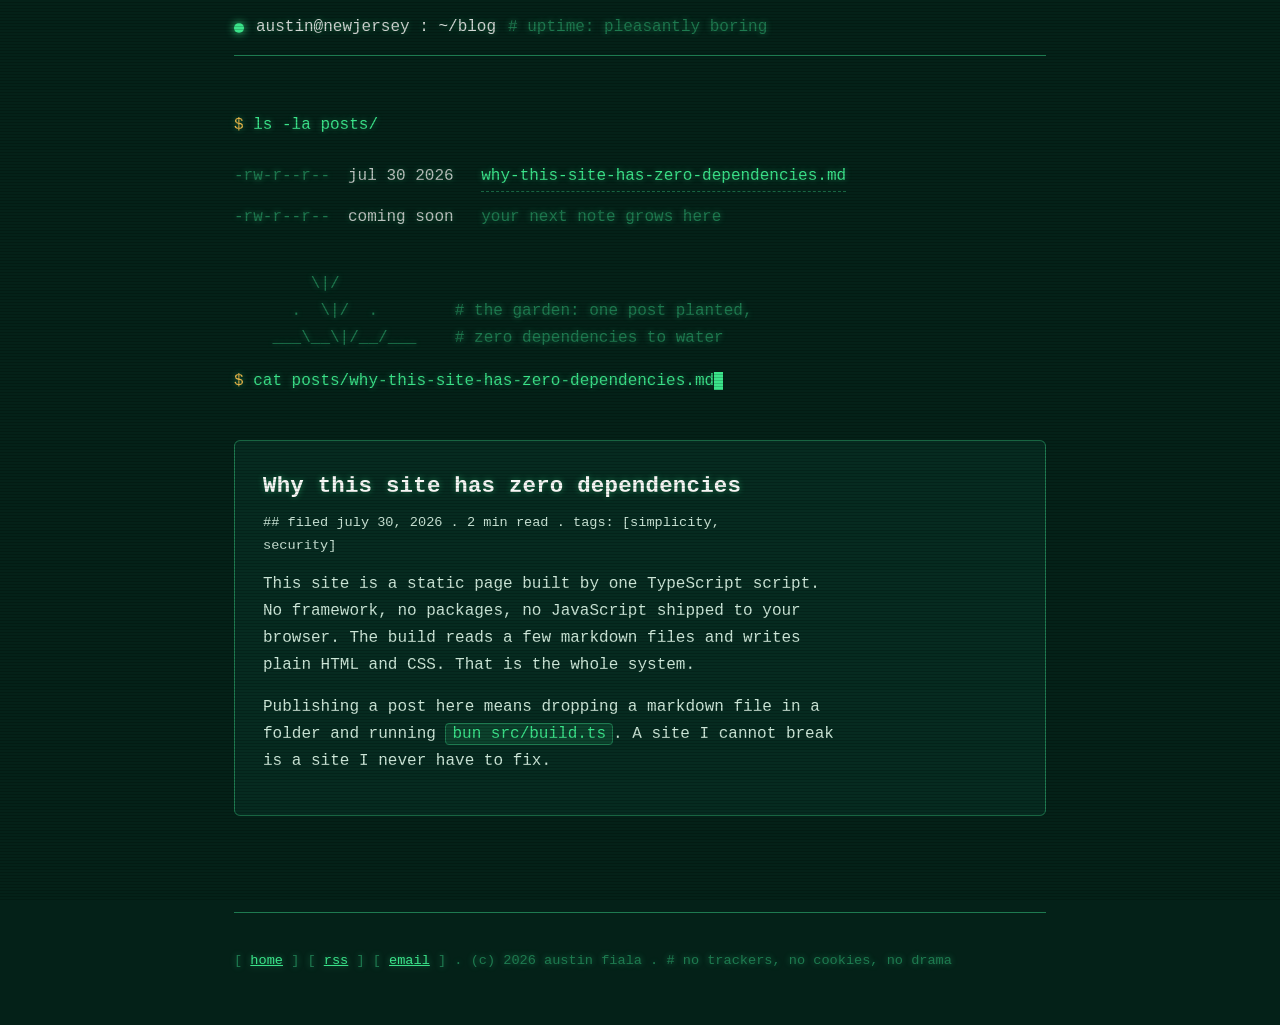
<file: design/blog-concepts/concept-a-terminal-garden.html>
<!doctype html>
<html lang="en">
<head>
<meta charset="utf-8">
<meta name="viewport" content="width=device-width, initial-scale=1">
<title>Concept A: Terminal Garden</title>
<style>
:root{
  --bg:#042118;
  --panel:#062b20;
  --phosphor:#3BE38A;
  --phosphor-dim:#1E7A50;
  --cream:#F7F8F6;
  --amber:#E7B549;
}
*{box-sizing:border-box;}
body{
  margin:0;
  background:var(--bg);
  color:var(--phosphor);
  font-family:ui-monospace,"Cascadia Code",Menlo,monospace;
  font-size:16px;
  line-height:1.7;
  position:relative;
}
/* scanlines */
body::after{
  content:"";
  position:fixed;
  inset:0;
  pointer-events:none;
  background:repeating-linear-gradient(0deg,rgba(0,0,0,0.18) 0 1px,transparent 1px 3px);
}
.wrap{max-width:860px;margin:0 auto;padding:0 24px;}
.crt{
  text-shadow:0 0 6px rgba(59,227,138,0.45);
}
.topbar{
  border-bottom:1px solid var(--phosphor-dim);
  padding:14px 0;
  display:flex;
  gap:12px;
  align-items:center;
}
.led{width:10px;height:10px;border-radius:50%;background:var(--phosphor);box-shadow:0 0 8px var(--phosphor);}
.host{color:var(--cream);opacity:0.85;}
.section{padding:40px 0;}
.prompt{color:var(--amber);}
.prompt .path{color:var(--phosphor);}
.cursor{
  display:inline-block;width:9px;height:18px;background:var(--phosphor);
  vertical-align:text-bottom;
  animation:blink 1.1s steps(1) infinite;
}
@keyframes blink{50%{opacity:0;}}
.listing{margin:18px 0 0;padding:0;list-style:none;}
.listing li{padding:6px 0;display:flex;gap:18px;flex-wrap:wrap;}
.perm{color:var(--phosphor-dim);}
.date{color:var(--cream);opacity:0.75;min-width:12ch;}
a.post{color:var(--phosphor);text-decoration:none;border-bottom:1px dashed var(--phosphor-dim);}
a.post:hover{background:var(--phosphor);color:var(--bg);text-shadow:none;}
.comment{color:var(--phosphor-dim);}
.sprout{margin:34px 0 0;}
.card{
  margin-top:44px;
  border:1px solid var(--phosphor-dim);
  border-radius:6px;
  padding:26px 28px;
  background:var(--panel);
}
.card h2{
  font-size:1.4rem;margin:0 0 6px;color:var(--cream);
  font-weight:700;letter-spacing:0.01em;
}
.meta{color:var(--amber);font-size:0.85rem;margin:0 0 18px;}
.card p{margin:0 0 14px;color:#CDE8D9;text-shadow:none;max-width:60ch;}
.card code{
  background:rgba(59,227,138,0.12);
  border:1px solid var(--phosphor-dim);
  border-radius:4px;padding:1px 6px;color:var(--phosphor);
}
.footer{
  border-top:1px solid var(--phosphor-dim);
  margin-top:56px;padding:22px 0 40px;
  color:var(--phosphor-dim);
  font-size:0.85rem;
}
.footer a{color:var(--phosphor);}
</style>
</head>
<body>
<div class="wrap crt">
  <div class="topbar">
    <span class="led"></span>
    <span class="host">austin@newjersey : ~/blog</span>
    <span class="comment"># uptime: pleasantly boring</span>
  </div>

  <div class="section">
    <p class="prompt">$ <span class="path">ls -la posts/</span></p>
    <ul class="listing">
      <li>
        <span class="perm">-rw-r--r--</span>
        <span class="date">jul 30 2026</span>
        <a class="post" href="#">why-this-site-has-zero-dependencies.md</a>
      </li>
      <li>
        <span class="perm">-rw-r--r--</span>
        <span class="date">coming soon</span>
        <span class="comment">your next note grows here</span>
      </li>
    </ul>

    <pre class="sprout comment">        \|/
      .  \|/  .        # the garden: one post planted,
    ___\__\|/__/___    # zero dependencies to water
</pre>
    <p class="prompt">$ <span class="path">cat posts/why-this-site-has-zero-dependencies.md</span><span class="cursor"></span></p>

    <article class="card">
      <h2>Why this site has zero dependencies</h2>
      <p class="meta">## filed july 30, 2026 . 2 min read . tags: [simplicity, security]</p>
      <p>This site is a static page built by one TypeScript script. No framework, no packages, no JavaScript shipped to your browser. The build reads a few markdown files and writes plain HTML and CSS. That is the whole system.</p>
      <p>Publishing a post here means dropping a markdown file in a folder and running <code>bun src/build.ts</code>. A site I cannot break is a site I never have to fix.</p>
    </article>
  </div>

  <div class="footer">
    <p>[ <a href="#">home</a> ] [ <a href="#">rss</a> ] [ <a href="#">email</a> ]  .  (c) 2026 austin fiala  .  <span class="comment"># no trackers, no cookies, no drama</span></p>
  </div>
</div>
</body>
</html>
</file>
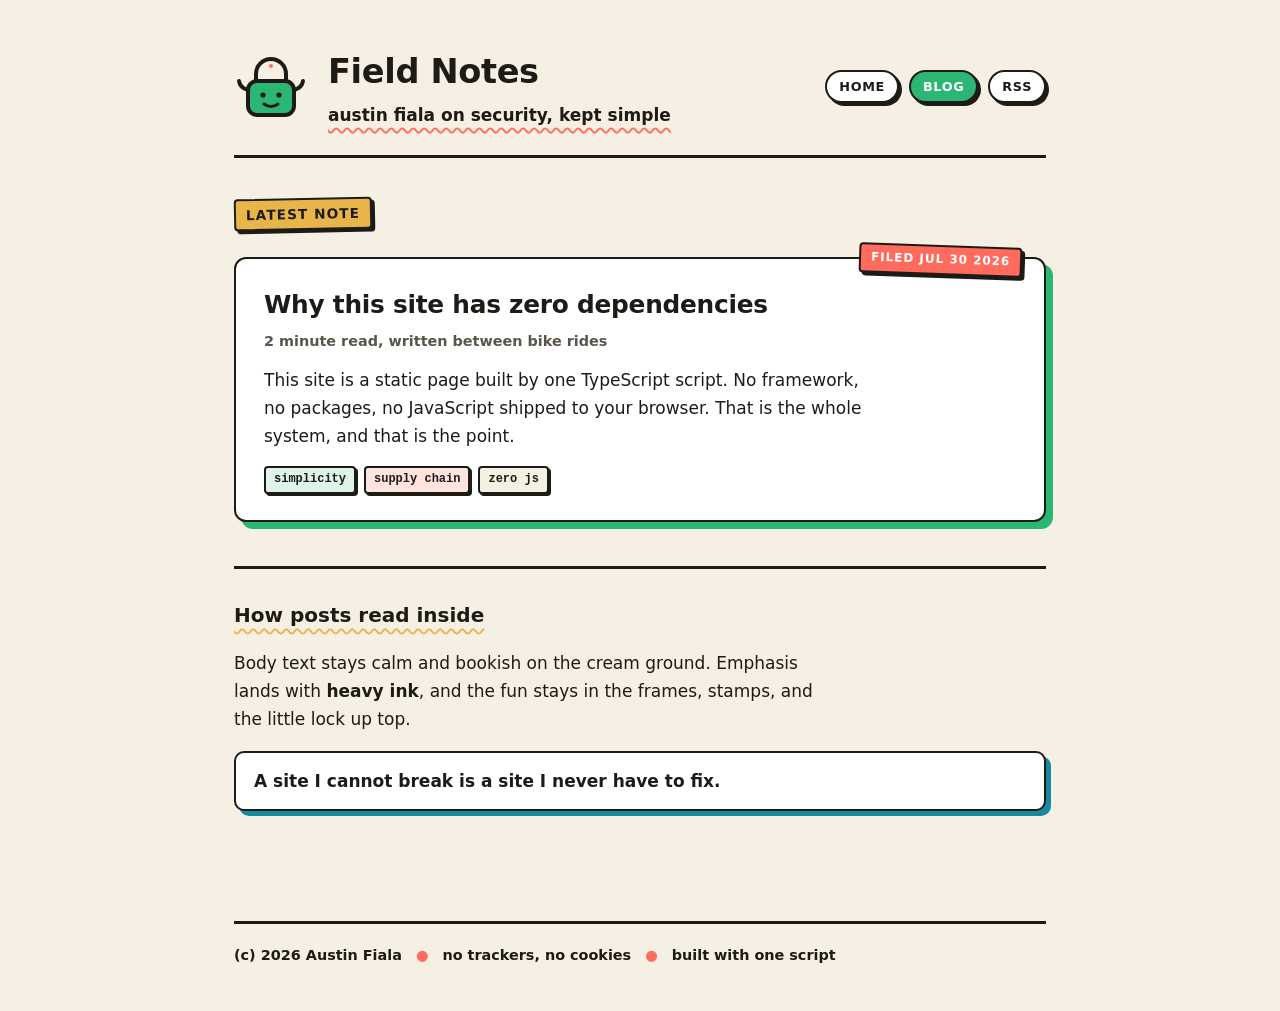
<file: design/blog-concepts/concept-b-field-notes.html>
<!doctype html>
<html lang="en">
<head>
<meta charset="utf-8">
<meta name="viewport" content="width=device-width, initial-scale=1">
<title>Concept B: Field Notes</title>
<style>
:root{
  --cream:#F6EFE3;
  --ink:#1D1B16;
  --emerald:#2BB673;
  --coral:#FF6B5D;
  --mustard:#E7B549;
  --teal:#1789A0;
}
*{box-sizing:border-box;}
body{
  margin:0;
  background:var(--cream);
  color:var(--ink);
  font-family:ui-sans-serif,system-ui,sans-serif;
  font-size:17px;
  line-height:1.65;
}
.wrap{max-width:860px;margin:0 auto;padding:0 24px;}
.masthead{
  padding:44px 0 26px;
  display:flex;align-items:center;gap:20px;flex-wrap:wrap;
  border-bottom:3px solid var(--ink);
}
.mascot{flex:none;}
.masthead h1{
  margin:0;font-size:2.1rem;font-weight:800;letter-spacing:-0.01em;
}
.masthead .sub{
  margin:2px 0 0;font-weight:600;color:var(--ink);
  text-decoration:underline wavy var(--coral) 2px;
  text-underline-offset:6px;
}
.chips{margin-left:auto;display:flex;gap:10px;flex-wrap:wrap;}
.chip{
  font-weight:700;font-size:0.8rem;letter-spacing:0.05em;text-transform:uppercase;
  border:2px solid var(--ink);border-radius:999px;padding:4px 12px;
  background:#fff;box-shadow:3px 3px 0 var(--ink);
  text-decoration:none;color:var(--ink);
}
.chip.green{background:var(--emerald);color:#fff;}
.section{padding:40px 0;}
.kicker{
  display:inline-block;font-weight:800;font-size:0.85rem;letter-spacing:0.08em;
  text-transform:uppercase;background:var(--mustard);border:2px solid var(--ink);
  padding:3px 10px;border-radius:4px;box-shadow:3px 3px 0 var(--ink);
  transform:rotate(-1.2deg);
}
.postcard{
  margin-top:26px;
  background:#fff;
  border:2px solid var(--ink);
  border-radius:12px;
  box-shadow:7px 7px 0 var(--emerald);
  padding:26px 28px;
  position:relative;
}
.stamp{
  position:absolute;top:-14px;right:22px;
  background:var(--coral);color:#fff;font-weight:800;font-size:0.75rem;
  letter-spacing:0.08em;text-transform:uppercase;
  border:2px solid var(--ink);border-radius:4px;padding:3px 10px;
  transform:rotate(2deg);box-shadow:3px 3px 0 var(--ink);
}
.postcard h2{
  margin:0 0 4px;font-size:1.55rem;font-weight:800;letter-spacing:-0.01em;
}
.postcard h2 a{color:var(--ink);text-decoration:none;}
.postcard h2 a:hover{text-decoration:underline wavy var(--emerald) 2px;text-underline-offset:5px;}
.byline{margin:0 0 14px;font-weight:600;font-size:0.9rem;color:#5a554a;}
.postcard p{margin:0 0 12px;max-width:56ch;}
.tags{display:flex;gap:8px;margin-top:16px;flex-wrap:wrap;}
.tag{
  font-family:ui-monospace,monospace;font-size:0.75rem;font-weight:700;
  border:2px solid var(--ink);border-radius:4px;padding:2px 8px;
  background:var(--cream);box-shadow:2px 2px 0 var(--ink);
}
.tag.t1{background:#DFF3E9;}
.tag.t2{background:#FFE3DF;}
.typo{
  margin-top:44px;border-top:3px solid var(--ink);padding-top:30px;
}
.typo h3{
  font-size:1.25rem;font-weight:800;margin:0 0 12px;
  text-decoration:underline wavy var(--mustard) 2px;text-underline-offset:6px;
}
.typo p{max-width:56ch;}
.pull{
  margin:18px 0;padding:14px 18px;
  border:2px solid var(--ink);border-radius:10px;background:#fff;
  box-shadow:5px 5px 0 var(--teal);
  font-weight:700;
}
.footer{
  margin-top:52px;border-top:3px solid var(--ink);
  padding:20px 0 44px;display:flex;gap:14px;align-items:center;flex-wrap:wrap;
  font-weight:600;font-size:0.9rem;
}
.footer .dot{color:var(--coral);}
</style>
</head>
<body>
<div class="wrap">
  <header class="masthead">
    <svg class="mascot" width="74" height="74" viewBox="0 0 74 74" aria-label="hand drawn padlock character">
      <path d="M22 32 v-8 a15 15 0 0 1 30 0 v8" fill="none" stroke="#1D1B16" stroke-width="4" stroke-linecap="round"/>
      <rect x="14" y="31" width="46" height="34" rx="9" fill="#2BB673" stroke="#1D1B16" stroke-width="4"/>
      <circle cx="29" cy="45" r="2.6" fill="#1D1B16"/>
      <circle cx="45" cy="45" r="2.6" fill="#1D1B16"/>
      <path d="M30 54 q7 5 14 0" fill="none" stroke="#1D1B16" stroke-width="3" stroke-linecap="round"/>
      <path d="M14 40 q-8 -2 -9 -9" fill="none" stroke="#1D1B16" stroke-width="4" stroke-linecap="round"/>
      <path d="M60 40 q8 -2 9 -9" fill="none" stroke="#1D1B16" stroke-width="4" stroke-linecap="round"/>
      <circle cx="37" cy="16" r="2" fill="#FF6B5D"/>
    </svg>
    <div>
      <h1>Field Notes</h1>
      <p class="sub">austin fiala on security, kept simple</p>
    </div>
    <nav class="chips">
      <a class="chip" href="#">Home</a>
      <a class="chip green">Blog</a>
      <a class="chip" href="#">RSS</a>
    </nav>
  </header>

  <main class="section">
    <span class="kicker">Latest note</span>

    <article class="postcard">
      <span class="stamp">Filed Jul 30 2026</span>
      <h2><a href="#">Why this site has zero dependencies</a></h2>
      <p class="byline">2 minute read, written between bike rides</p>
      <p>This site is a static page built by one TypeScript script. No framework, no packages, no JavaScript shipped to your browser. That is the whole system, and that is the point.</p>
      <div class="tags">
        <span class="tag t1">simplicity</span>
        <span class="tag t2">supply chain</span>
        <span class="tag">zero js</span>
      </div>
    </article>

    <section class="typo">
      <h3>How posts read inside</h3>
      <p>Body text stays calm and bookish on the cream ground. Emphasis lands with <strong>heavy ink</strong>, and the fun stays in the frames, stamps, and the little lock up top.</p>
      <div class="pull">A site I cannot break is a site I never have to fix.</div>
    </section>
  </main>

  <footer class="footer">
    <span>(c) 2026 Austin Fiala</span><span class="dot">&#9679;</span>
    <span>no trackers, no cookies</span><span class="dot">&#9679;</span>
    <span>built with one script</span>
  </footer>
</div>
</body>
</html>
</file>
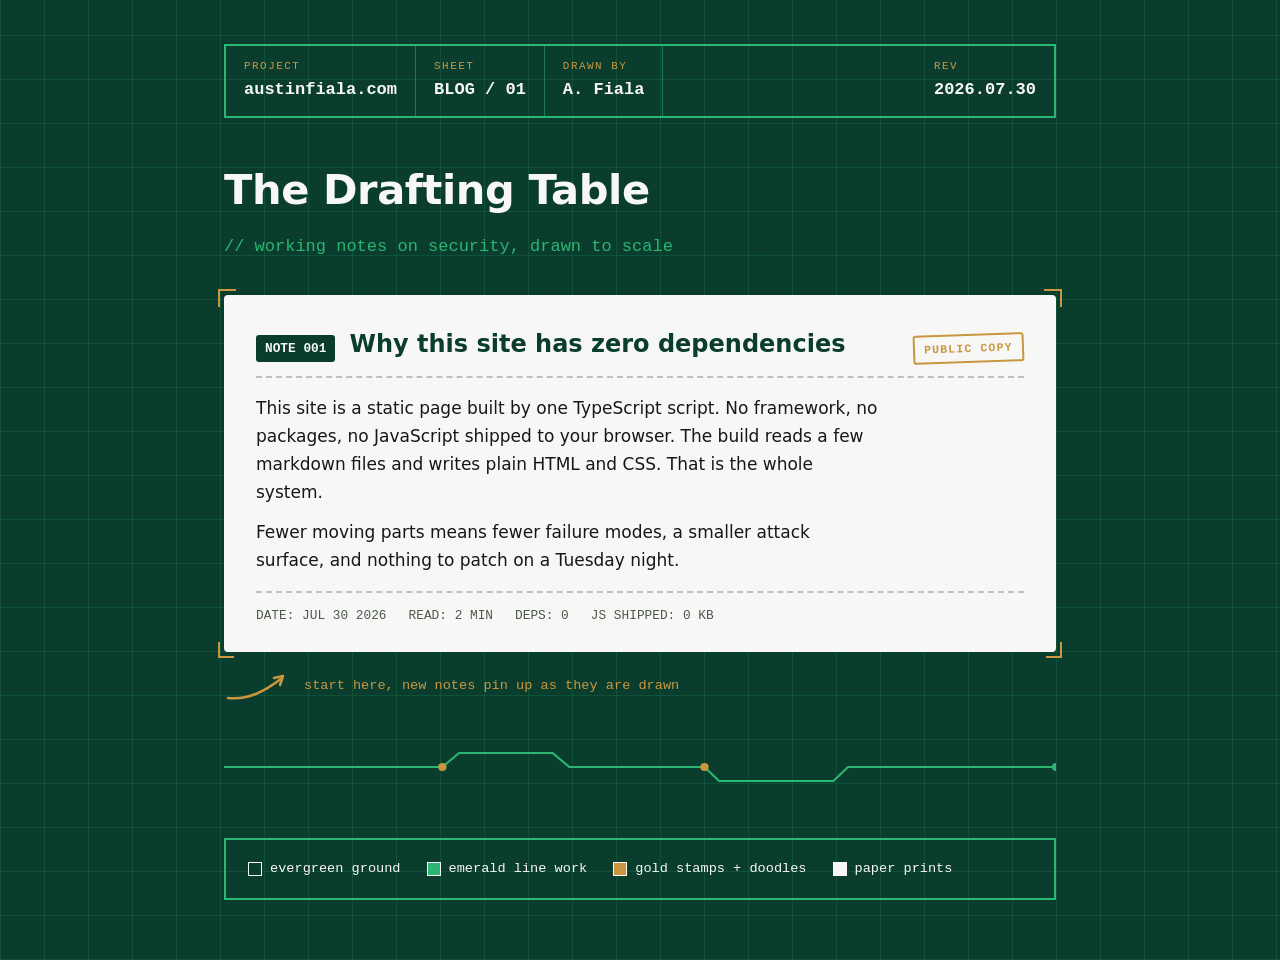
<file: design/blog-concepts/concept-c-blueprint.html>
<!doctype html>
<html lang="en">
<head>
<meta charset="utf-8">
<meta name="viewport" content="width=device-width, initial-scale=1">
<title>Concept C: Blueprint</title>
<style>
:root{
  --ground:#0B3D2E;
  --grid:rgba(43,182,115,0.16);
  --paper:#F7F8F6;
  --ink:#141917;
  --emerald:#2BB673;
  --gold:#C9973F;
}
*{box-sizing:border-box;}
body{
  margin:0;
  background:
    repeating-linear-gradient(0deg,var(--grid) 0 1px,transparent 1px 44px),
    repeating-linear-gradient(90deg,var(--grid) 0 1px,transparent 1px 44px),
    var(--ground);
  color:var(--paper);
  font-family:ui-sans-serif,system-ui,sans-serif;
  font-size:17px;
  line-height:1.65;
}
.wrap{max-width:880px;margin:0 auto;padding:0 24px;}
.mono{font-family:ui-monospace,monospace;}
.titleblock{
  margin:44px 0 0;
  border:2px solid var(--emerald);
  display:flex;flex-wrap:wrap;
}
.titleblock .cell{
  padding:12px 18px;border-right:1px solid rgba(43,182,115,0.5);
}
.titleblock .cell:last-child{border-right:0;margin-left:auto;}
.label{font-size:0.68rem;letter-spacing:0.14em;text-transform:uppercase;color:var(--gold);display:block;}
.value{font-weight:700;}
h1.sheet{
  font-size:clamp(1.9rem,5vw,2.6rem);
  margin:38px 0 8px;font-weight:800;letter-spacing:-0.01em;
}
.sheet-sub{color:var(--emerald);margin:0 0 34px;}
.print{
  position:relative;
  background:var(--paper);
  color:var(--ink);
  border-radius:4px;
  padding:30px 32px 26px;
  margin:26px 0 0;
}
/* corner ticks */
.print::before,.print::after,
.print .tick-a,.print .tick-b{
  content:"";position:absolute;width:16px;height:16px;
  border:2px solid var(--gold);
}
.print::before{top:-6px;left:-6px;border-right:0;border-bottom:0;}
.print::after{top:-6px;right:-6px;border-left:0;border-bottom:0;}
.print .tick-a{position:absolute;bottom:-6px;left:-6px;border-right:0;border-top:0;}
.print .tick-b{position:absolute;bottom:-6px;right:-6px;border-left:0;border-top:0;}
.printhead{
  display:flex;align-items:baseline;gap:14px;flex-wrap:wrap;
  border-bottom:2px dashed rgba(20,25,23,0.25);
  padding-bottom:12px;margin-bottom:16px;
}
.noteno{
  font-family:ui-monospace,monospace;font-weight:700;font-size:0.8rem;
  color:var(--paper);background:var(--ground);border-radius:3px;padding:3px 9px;
}
.print h2{margin:0;font-size:1.5rem;font-weight:800;color:var(--ground);}
.print h2 a{color:inherit;text-decoration:none;}
.print h2 a:hover{border-bottom:3px solid var(--gold);}
.stamp{
  margin-left:auto;
  font-family:ui-monospace,monospace;
  font-weight:700;font-size:0.72rem;letter-spacing:0.1em;text-transform:uppercase;
  color:var(--gold);border:2px solid var(--gold);border-radius:3px;
  padding:3px 9px;transform:rotate(-2deg);
}
.print p{margin:0 0 12px;max-width:58ch;}
.specline{
  font-family:ui-monospace,monospace;font-size:0.8rem;color:#4c574f;
  border-top:2px dashed rgba(20,25,23,0.25);padding-top:12px;margin-top:16px;
  display:flex;gap:22px;flex-wrap:wrap;
}
.doodle{
  margin:18px 0 0;display:flex;align-items:center;gap:10px;color:var(--gold);
  font-family:ui-monospace,monospace;font-size:0.85rem;
}
.trace{margin:40px 0 0;}
.legend{
  margin:40px 0 60px;
  border:2px solid var(--emerald);
  padding:18px 22px;
  display:flex;gap:26px;flex-wrap:wrap;
  font-size:0.85rem;
}
.legend .key{display:flex;align-items:center;gap:8px;}
.swatch{width:14px;height:14px;border:1px solid var(--paper);}
</style>
</head>
<body>
<div class="wrap">
  <div class="titleblock mono">
    <div class="cell"><span class="label">Project</span><span class="value">austinfiala.com</span></div>
    <div class="cell"><span class="label">Sheet</span><span class="value">BLOG / 01</span></div>
    <div class="cell"><span class="label">Drawn by</span><span class="value">A. Fiala</span></div>
    <div class="cell"><span class="label">Rev</span><span class="value">2026.07.30</span></div>
  </div>

  <h1 class="sheet">The Drafting Table</h1>
  <p class="sheet-sub mono">// working notes on security, drawn to scale</p>

  <article class="print">
    <span class="tick-a"></span><span class="tick-b"></span>
    <div class="printhead">
      <span class="noteno">NOTE 001</span>
      <h2><a href="#">Why this site has zero dependencies</a></h2>
      <span class="stamp">Public copy</span>
    </div>
    <p>This site is a static page built by one TypeScript script. No framework, no packages, no JavaScript shipped to your browser. The build reads a few markdown files and writes plain HTML and CSS. That is the whole system.</p>
    <p>Fewer moving parts means fewer failure modes, a smaller attack surface, and nothing to patch on a Tuesday night.</p>
    <div class="specline">
      <span>DATE: JUL 30 2026</span>
      <span>READ: 2 MIN</span>
      <span>DEPS: 0</span>
      <span>JS SHIPPED: 0 KB</span>
    </div>
  </article>

  <div class="doodle">
    <svg width="70" height="34" viewBox="0 0 70 34">
      <path d="M4 28 C 24 30, 40 22, 58 8" fill="none" stroke="#C9973F" stroke-width="2.5" stroke-linecap="round"/>
      <path d="M50 8 l9 -2 -3 9" fill="none" stroke="#C9973F" stroke-width="2.5" stroke-linecap="round" stroke-linejoin="round"/>
    </svg>
    <span>start here, new notes pin up as they are drawn</span>
  </div>

  <svg class="trace" width="100%" height="46" viewBox="0 0 800 46" preserveAspectRatio="none" aria-hidden="true">
    <path d="M0 23 h210 l16 -14 h90 l16 14 h130 l14 14 h110 l14 -14 h200" fill="none" stroke="#2BB673" stroke-width="2"/>
    <circle cx="210" cy="23" r="4" fill="#C9973F"/>
    <circle cx="462" cy="23" r="4" fill="#C9973F"/>
    <circle cx="800" cy="23" r="4" fill="#2BB673"/>
  </svg>

  <div class="legend mono">
    <span class="key"><span class="swatch" style="background:#0B3D2E"></span> evergreen ground</span>
    <span class="key"><span class="swatch" style="background:#2BB673"></span> emerald line work</span>
    <span class="key"><span class="swatch" style="background:#C9973F"></span> gold stamps + doodles</span>
    <span class="key"><span class="swatch" style="background:#F7F8F6"></span> paper prints</span>
  </div>
</div>
</body>
</html>
</file>
